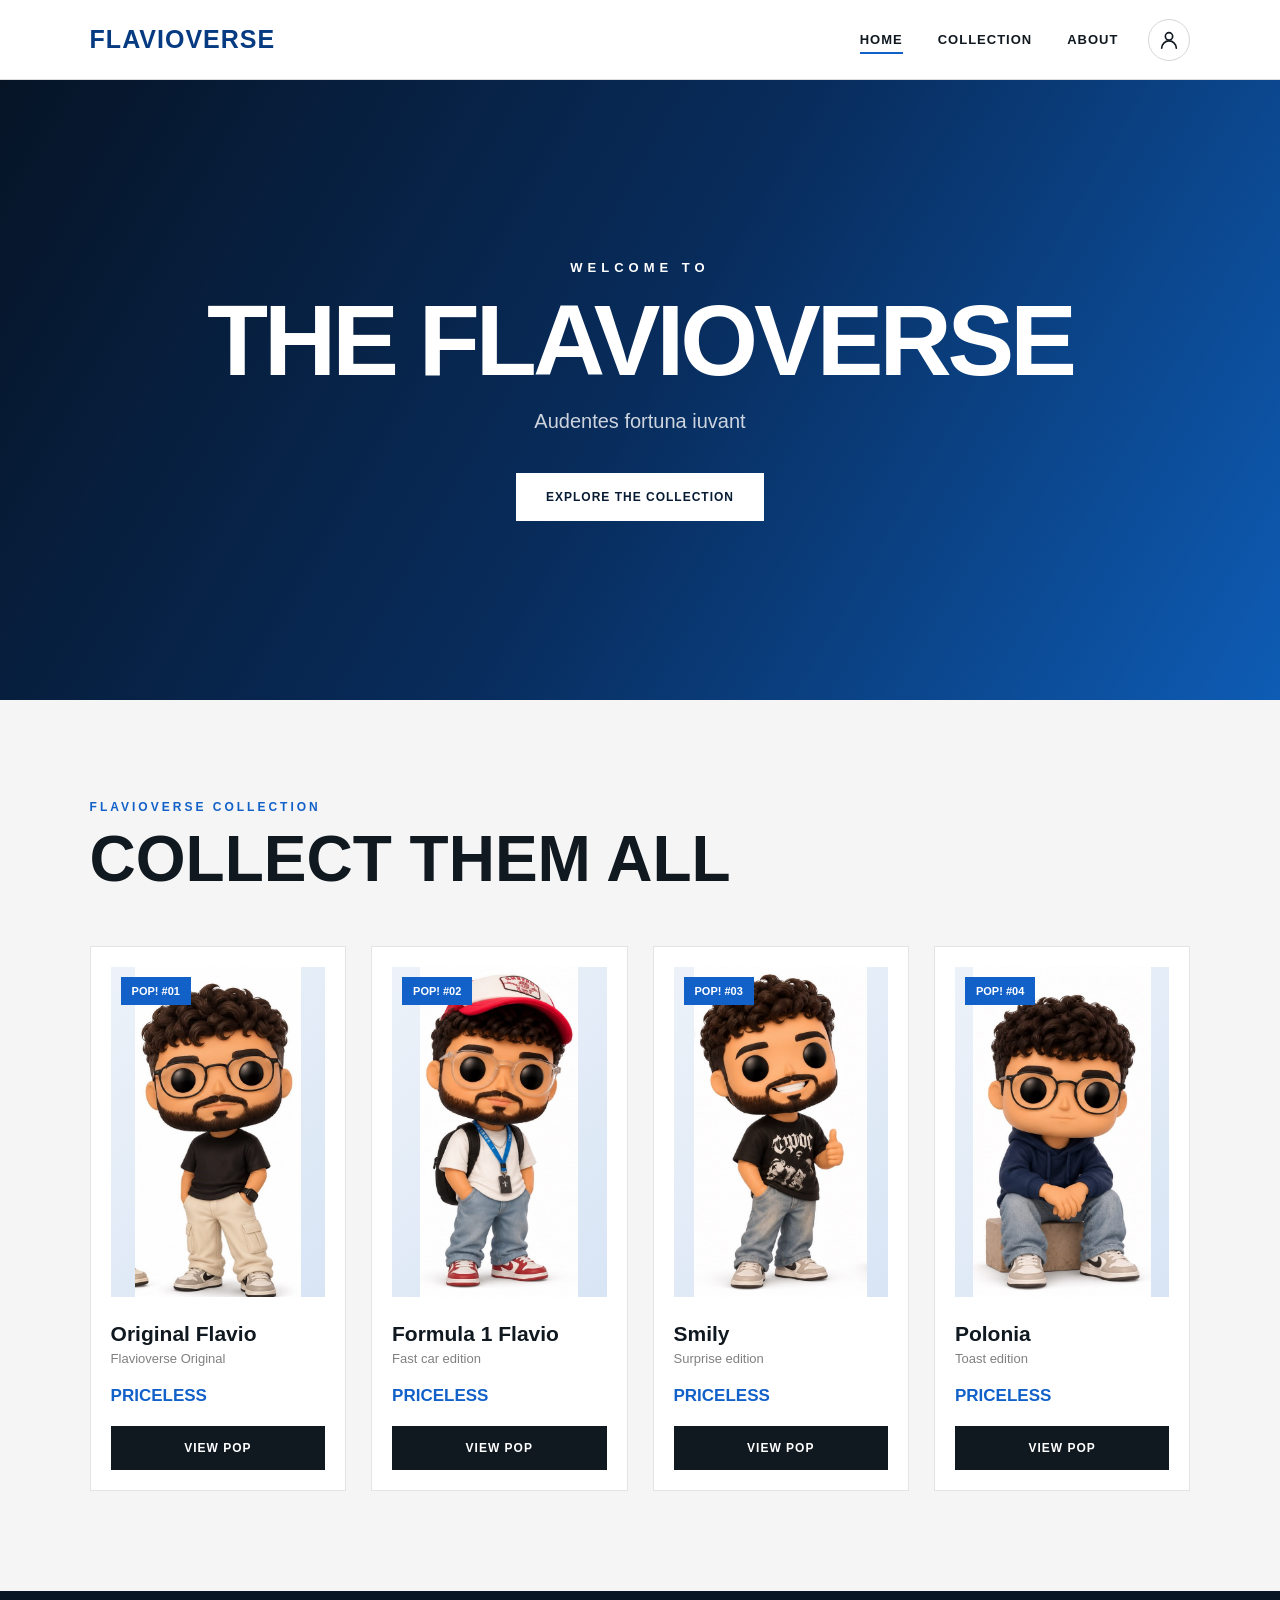
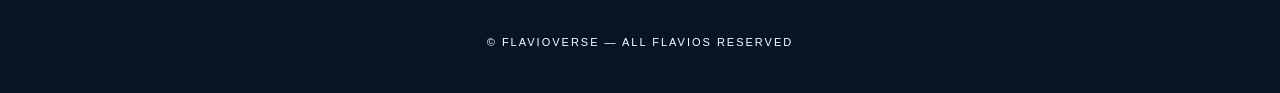
<file: index.html>
<!DOCTYPE html>
<html lang="it">
    <head>
        <meta charset="UTF-8">
         <meta name="viewport" content="width=device-width, initial-scale=1.0">

          <title>Flavioverse</title>
          <link rel="stylesheet" href="style.css">
          <link
    rel="icon"
    type="image/png"
    href="images/logo.png">
    </head>
   
    <body>
        <header>
            <div class="logo">
                FLAVIOVERSE
            </div>
            <div class="header-right">

    <nav>
        <a href="index.html" class="active">Home</a>
        <a href="#collection">Collection</a>
        <a href="#about">About</a>
    </nav>

    <a href="profile.html" class="profile-button" aria-label="Profilo">
         <svg viewBox="0 0 24 24"width="22"height="22" aria-hidden="true">
            <circle cx="12" cy="8" r="4"></circle>
            <path d="M4 21c0-4.4 3.6-8 8-8s8 3.6 8 8"></path>
        </svg>
    </a>
</div>
        </header>
        <main>
           <section class="hero">
            <p class="hero-small">
                WELCOME TO
            </p>
            <h1>
                THE FLAVIOVERSE
            </h1>
            <p class="hero-description">
                Audentes fortuna iuvant
            </p>
            <a href="#collection" class="hero-button">

                EXPLORE THE COLLECTION
            </a>
        </section>
            <section class="collection" id="collection">
                <div class="section-title">
                    <p>FLAVIOVERSE COLLECTION</p>
                    <h2> COLLECT THEM ALL</h2>
                </div>
                <div class="products">
                    <article class="product-card">
                        <div class="pop-number">POP! #01</div>
                        <div class="product-image">
                            <img src="images/original.jpg" alt="Original Flavio Funko Pop">
                        </div>
                        <h3>Original Flavio</h3>
                        <p class="edition">Flavioverse Original</p>
                        <p class="price"> PRICELESS</p>
                        <a href="pop1.html" class="view-button"> VIEW POP</a>
                    </article>
                    <article class="product-card">
                        <div class="pop-number">POP! #02</div>
                        <div class="product-image">
                            <img src="images/formula 1.jpg" alt="Formula 1 Flavio Funko Pop">
                        </div>
                        <h3>Formula 1 Flavio</h3>
                        <p class="edition">Fast car edition</p>
                        <p class="price"> PRICELESS</p>
                        <a href="pop2.html" class="view-button"> VIEW POP</a>
                    </article>
                    <article class="product-card">
                        <div class="pop-number">POP! #03</div>
                        <div class="product-image">
                            <img src="images/smily.jpg" alt="Smily Funko Pop">
                        </div>
                        <h3>Smily</h3>
                        <p class="edition">Surprise edition</p>
                        <p class="price"> PRICELESS</p>
                        <a href="pop3.html" class="view-button"> VIEW POP</a>
                    </article>
                    <article class="product-card">
                        <div class="pop-number">POP! #04</div>
                        <div class="product-image">
                            <img src="images/polonia.jpg" alt="Polonia Funko Pop">
                        </div>
                        <h3>Polonia</h3>
                        <p class="edition">Toast edition</p>
                        <p class="price"> PRICELESS</p>
                        <a href="pop4.html" class="view-button"> VIEW POP</a>
                    </article>
                </div>
            </section>
        </main>
        <footer>
            <p>© FLAVIOVERSE — ALL FLAVIOS RESERVED </p>
        </footer>
    </body>
    <button id="backToTop" aria-label="Torna in alto">
    ↑
</button>
    <script src="script.js"></script>
</html>
</file>
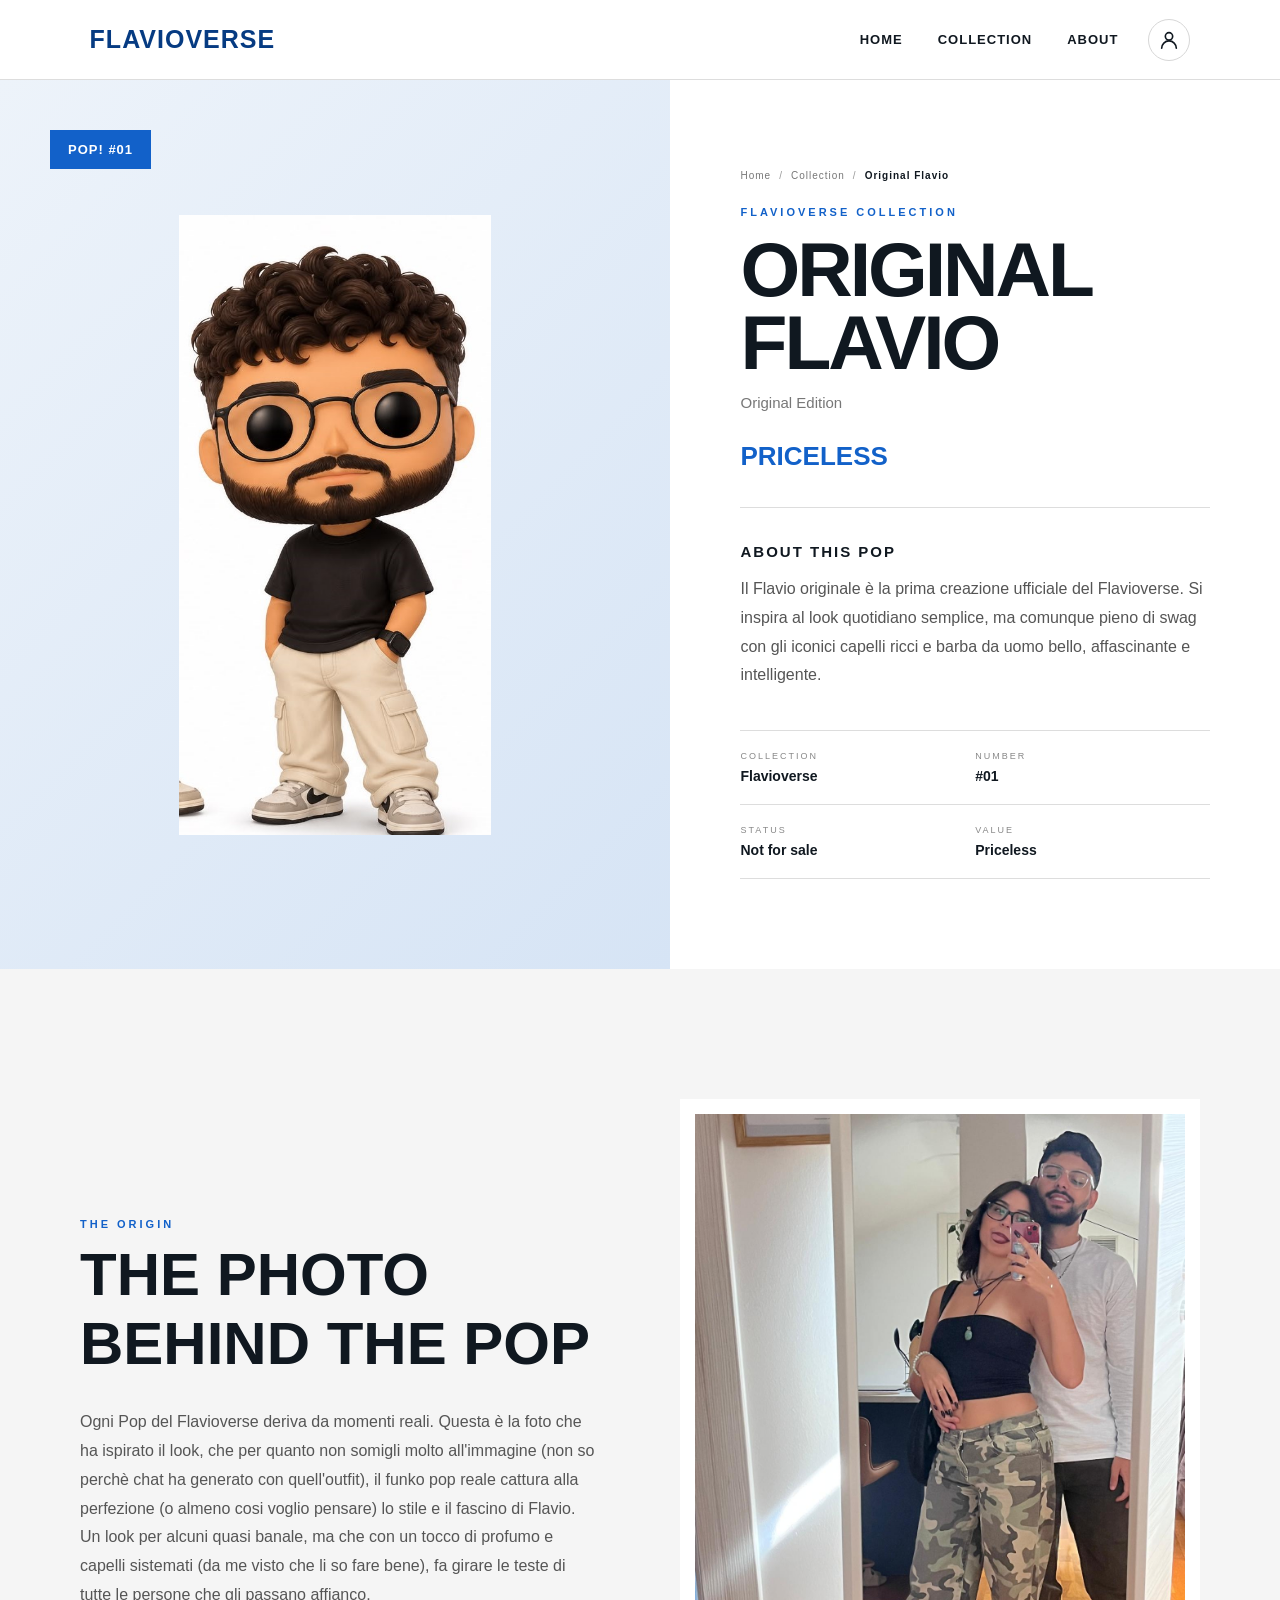
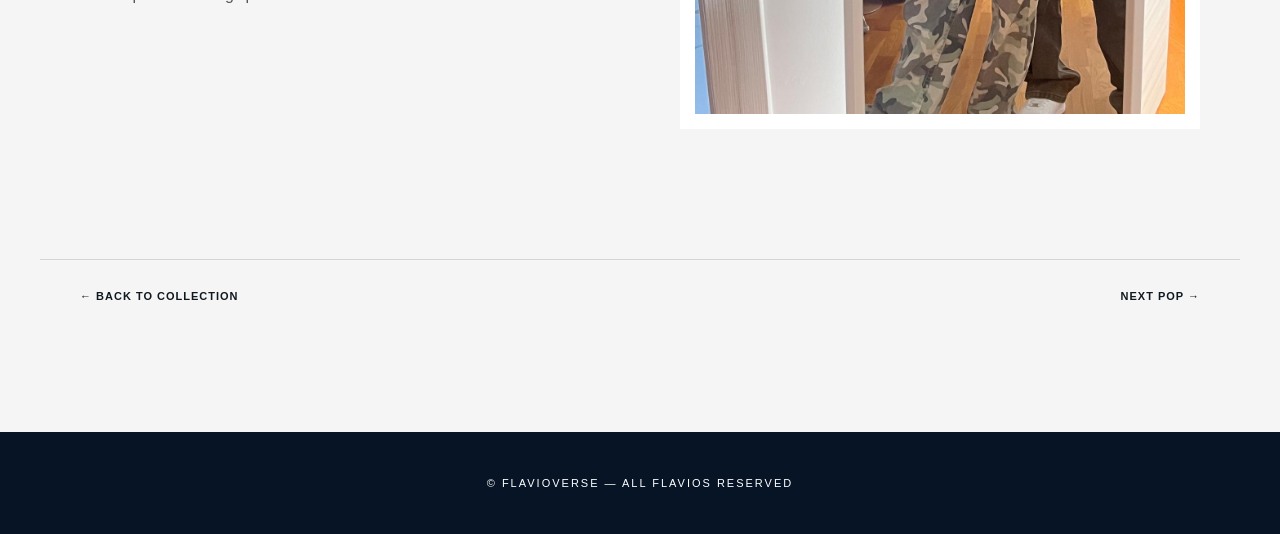
<file: pop1.html>
<!DOCTYPE html>

<html lang="it">

<head>

    <meta charset="UTF-8">

    <meta
        name="viewport"
        content="width=device-width, initial-scale=1.0"
    >

    <title>Original Flavio | Flavioverse</title>

    <link rel="stylesheet" href="style.css">
 <link
    rel="icon"
    type="image/png"
    href="images/logo.png">
</head>

<body>



<header>

    <a href="index.html" class="logo">
        FLAVIOVERSE
    </a>

    <div class="header-right">

        <nav>

            <a href="index.html">
                Home
            </a>

            <a href="index.html#collection">
                Collection
            </a>

            <a href="index.html">
                About
            </a>

        </nav>


        <a
            href="profile.html"
            class="profile-button"
            aria-label="Profilo"
        >

            <svg
                viewBox="0 0 24 24"
                width="22"
                height="22"
            >

                <circle
                    cx="12"
                    cy="8"
                    r="4"
                ></circle>

                <path
                    d="M4 21c0-4.4 3.6-8 8-8s8 3.6 8 8"
                ></path>

            </svg>

        </a>

    </div>

</header>



<main class="pop-page">


    <section class="pop-product">


        <div class="pop-image-side">

            <div class="pop-number-big">
                POP! #01
            </div>


            <img
                src="images/original.jpg"
                alt="Formula 1 Flavio Funko Pop"
                class="pop-main-image"
            >

        </div>



        <div class="pop-info-side">
            <div class="breadcrumbs">

              <a href="index.html"> Home </a>

          <span>/</span>

    <a href="index.html#collection">
        Collection
    </a>

    <span>/</span>

    <strong>
        Original Flavio
    </strong>

</div>


            <p class="pop-collection-label">
                FLAVIOVERSE COLLECTION
            </p>


            <h1>
                ORIGINAL FLAVIO
            </h1>


            <p class="pop-edition">
                Original Edition
            </p>


            <div class="pop-price">
                PRICELESS
            </div>


            <div class="pop-divider"></div>


            <h2>
                ABOUT THIS POP
            </h2>


            <p class="pop-description">

                Il Flavio originale è la prima creazione ufficiale del Flavioverse.
                Si inspira al look quotidiano semplice, ma comunque pieno di swag con gli iconici capelli ricci e 
                barba da uomo bello, affascinante e intelligente. 

            </p>


            <div class="pop-details">


                <div>

                    <span>
                        COLLECTION
                    </span>

                    <strong>
                        Flavioverse
                    </strong>

                </div>


                <div>

                    <span>
                        NUMBER
                    </span>

                    <strong>
                        #01
                    </strong>

                </div>


                <div>

                    <span>
                        STATUS
                    </span>

                    <strong>
                        Not for sale
                    </strong>

                </div>


                <div>

                    <span>
                        VALUE
                    </span>

                    <strong>
                        Priceless
                    </strong>

                </div>


            </div>

        </div>

    </section>



    <section class="origin-section">


        <div class="origin-text">

            <p class="profile-section-small">
                THE ORIGIN
            </p>


            <h2>
                THE PHOTO BEHIND THE POP
            </h2>


            <p>

                Ogni Pop del Flavioverse deriva da momenti reali.

                Questa è la foto che ha ispirato il look, che per quanto non somigli molto all'immagine (non so perchè chat ha generato con quell'outfit), il funko pop
                reale cattura alla perfezione (o almeno cosi voglio pensare) lo stile e il fascino di Flavio. Un look per alcuni quasi banale, ma che con un tocco di 
                profumo e capelli sistemati (da me visto che li so fare bene), fa girare le teste di tutte le persone che gli passano affianco.

            </p>

        </div>



        <div class="origin-image-wrapper">

            <img
                src="images/original 2.jpg"
                alt="Original photo that inspired the Funko Pop"
                class="origin-image"
            >

        </div>


    </section>



    <section class="pop-navigation">


        <a
            href="index.html#collection"
            class="back-collection"
        >
            ← BACK TO COLLECTION
        </a>


        <a
            href="pop2.html"
            class="next-pop"
        >
            NEXT POP →
        </a>


    </section>


</main>



<footer>

    <p>
        © FLAVIOVERSE — ALL FLAVIOS RESERVED
    </p>

</footer>
<button id="backToTop" aria-label="Torna in alto">
    ↑
</button>


<script src="script.js"></script>


</body>

</html>
</file>
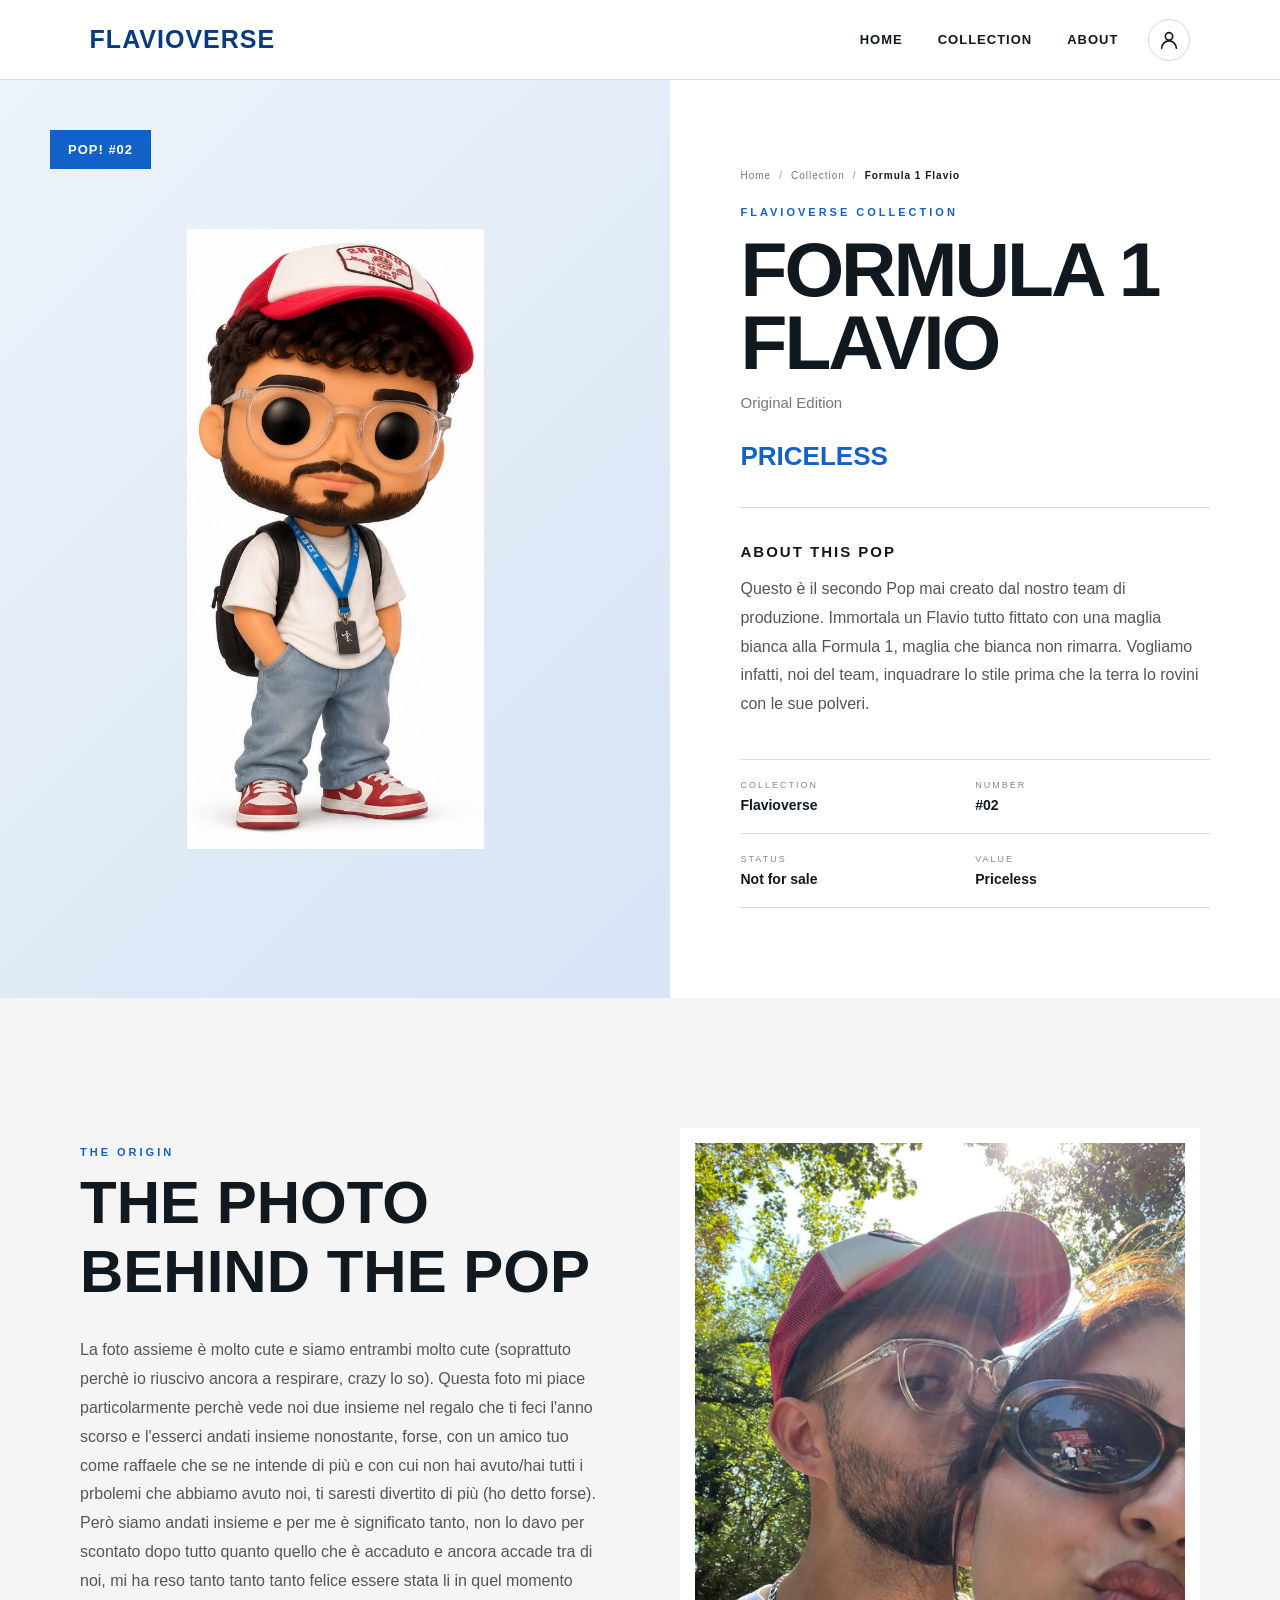
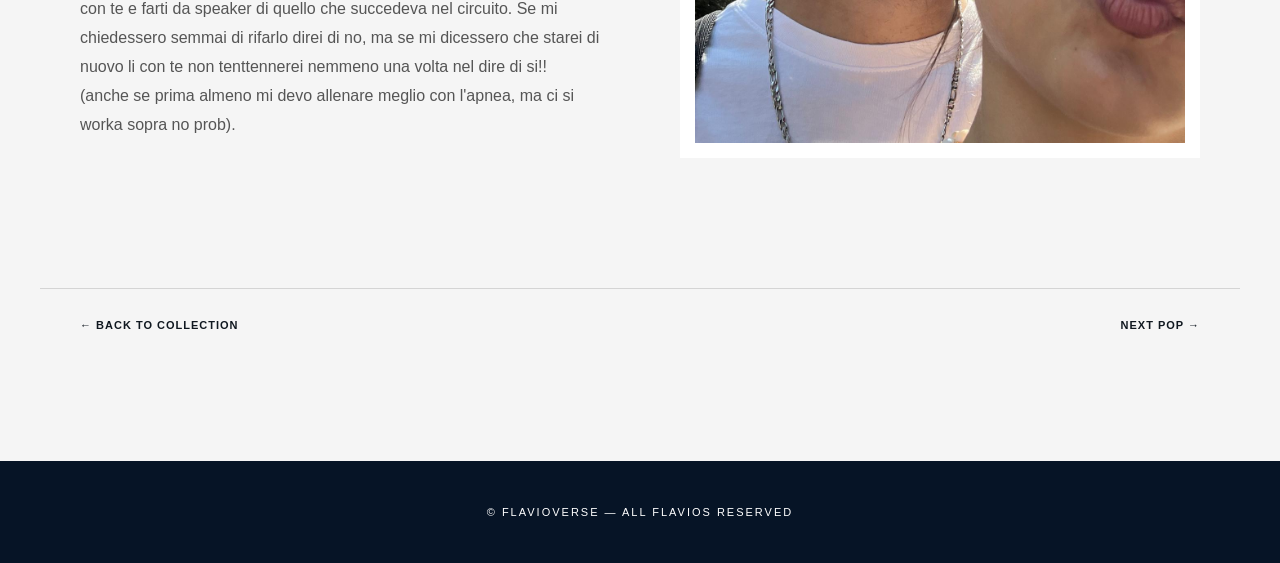
<file: pop2.html>
<!DOCTYPE html>

<html lang="it">

<head>

    <meta charset="UTF-8">

    <meta
        name="viewport"
        content="width=device-width, initial-scale=1.0"
    >

    <title>Formula 1| Flavioverse</title>

    <link rel="stylesheet" href="style.css">
 <link
    rel="icon"
    type="image/png"
    href="images/logo.png">
</head>

<body>



<header>

    <a href="index.html" class="logo">
        FLAVIOVERSE
    </a>

    <div class="header-right">

        <nav>

            <a href="index.html">
                Home
            </a>

            <a href="index.html#collection">
                Collection
            </a>

            <a href="index.html">
                About
            </a>

        </nav>


        <a
            href="profile.html"
            class="profile-button"
            aria-label="Profilo"
        >

            <svg
                viewBox="0 0 24 24"
                width="22"
                height="22"
            >

                <circle
                    cx="12"
                    cy="8"
                    r="4"
                ></circle>

                <path
                    d="M4 21c0-4.4 3.6-8 8-8s8 3.6 8 8"
                ></path>

            </svg>

        </a>

    </div>

</header>



<main class="pop-page">


    <section class="pop-product">


        <div class="pop-image-side">

            <div class="pop-number-big">
                POP! #02
            </div>


            <img
                src="images/formula 1.jpg"
                alt="Formula 1 Flavio Funko Pop"
                class="pop-main-image"
            >

        </div>



        <div class="pop-info-side">
<div class="breadcrumbs">

    <a href="index.html">
        Home
    </a>

    <span>/</span>

    <a href="index.html#collection">
        Collection
    </a>

    <span>/</span>

    <strong>
        Formula 1 Flavio
    </strong>

</div>

            <p class="pop-collection-label">
                FLAVIOVERSE COLLECTION
            </p>


            <h1>
                FORMULA 1 FLAVIO
            </h1>


            <p class="pop-edition">
                Original Edition
            </p>


            <div class="pop-price">
                PRICELESS
            </div>


            <div class="pop-divider"></div>


            <h2>
                ABOUT THIS POP
            </h2>


            <p class="pop-description">

                Questo è il secondo Pop mai creato dal nostro team di produzione. Immortala un Flavio tutto fittato
                con una maglia bianca alla Formula 1, maglia che bianca non rimarra. Vogliamo infatti, noi del team, inquadrare lo stile prima che 
                la terra lo rovini con le sue polveri.
            </p>


            <div class="pop-details">


                <div>

                    <span>
                        COLLECTION
                    </span>

                    <strong>
                        Flavioverse
                    </strong>

                </div>


                <div>

                    <span>
                        NUMBER
                    </span>

                    <strong>
                        #02
                    </strong>

                </div>


                <div>

                    <span>
                        STATUS
                    </span>

                    <strong>
                        Not for sale
                    </strong>

                </div>


                <div>

                    <span>
                        VALUE
                    </span>

                    <strong>
                        Priceless
                    </strong>

                </div>


            </div>

        </div>

    </section>



    <section class="origin-section">


        <div class="origin-text">

            <p class="profile-section-small">
                THE ORIGIN
            </p>


            <h2>
                THE PHOTO BEHIND THE POP
            </h2>


            <p>

                La foto assieme è molto cute e siamo entrambi molto cute (soprattuto perchè io riuscivo ancora a respirare, crazy lo so). Questa foto mi piace 
                particolarmente perchè vede noi due insieme nel regalo che ti feci l'anno scorso e l'esserci andati insieme nonostante, forse, con un amico tuo come raffaele che se ne intende di più e con cui non hai avuto/hai tutti i prbolemi
                che abbiamo avuto noi, ti saresti divertito di più (ho detto forse). Però siamo andati insieme e per me è significato tanto, non lo davo per scontato 
                dopo tutto quanto quello che è accaduto e ancora accade tra di noi, mi ha reso tanto tanto tanto felice essere stata li in quel momento con te e farti da speaker di quello che succedeva nel circuito. 
                Se mi chiedessero semmai di rifarlo direi di no, ma se mi dicessero che starei di nuovo li con te non tenttennerei nemmeno una volta nel dire di si!! 
                (anche se prima almeno mi devo allenare meglio con l'apnea, ma ci si worka sopra no prob).

            </p>

        </div>



        <div class="origin-image-wrapper">

            <img
                src="images/formula 1 2.jpg"
                alt="Original photo that inspired the Funko Pop"
                class="origin-image"
            >

        </div>


    </section>



    <section class="pop-navigation">


        <a
            href="index.html#collection"
            class="back-collection"
        >
            ← BACK TO COLLECTION
        </a>


        <a
            href="pop3.html"
            class="next-pop"
        >
            NEXT POP →
        </a>


    </section>


</main>



<footer>

    <p>
        © FLAVIOVERSE — ALL FLAVIOS RESERVED
    </p>

</footer>

<button id="backToTop" aria-label="Torna in alto">
    ↑
</button>

<script src="script.js"></script>


</body>

</html>
</file>
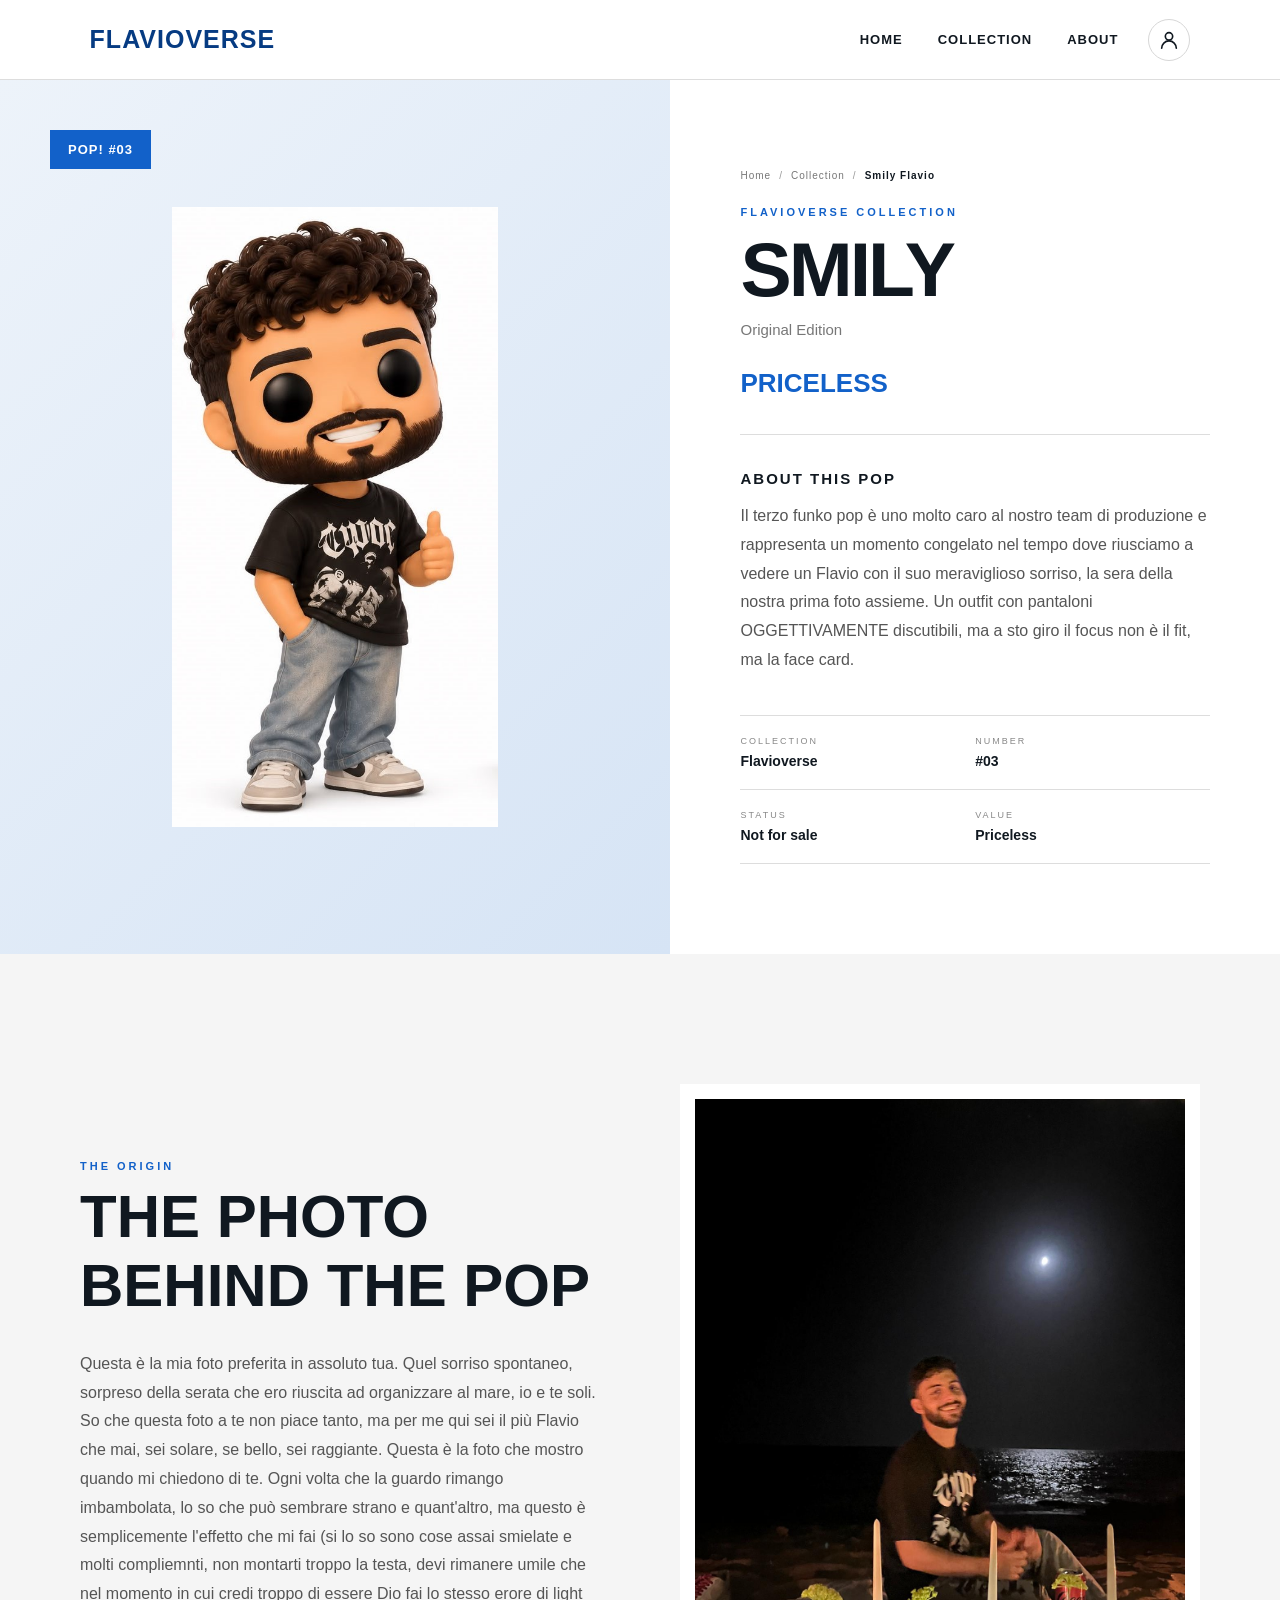
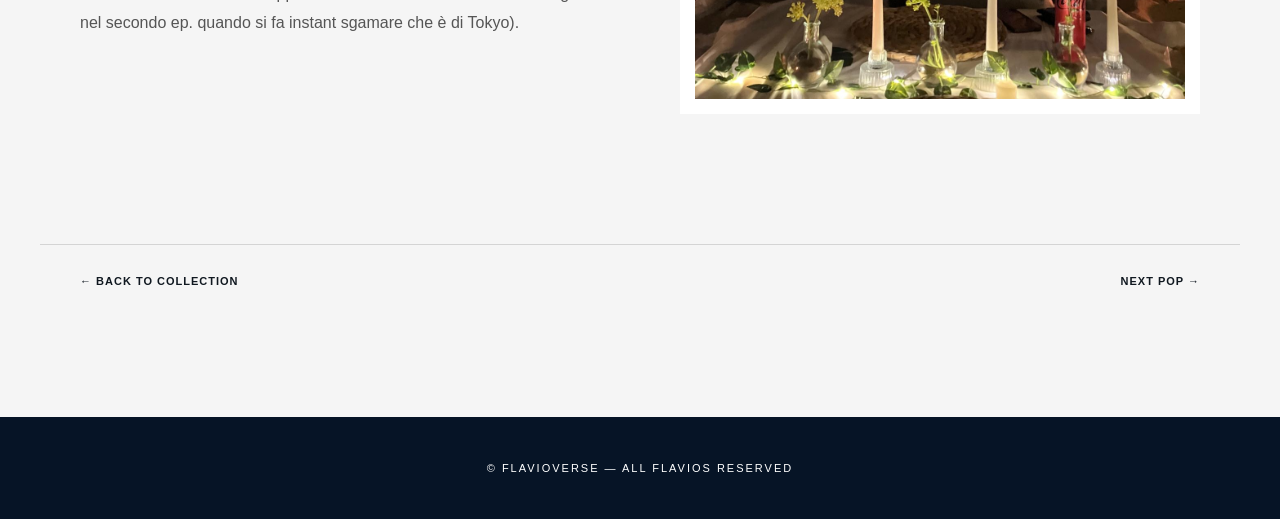
<file: pop3.html>
<!DOCTYPE html>

<html lang="it">

<head>

    <meta charset="UTF-8">

    <meta
        name="viewport"
        content="width=device-width, initial-scale=1.0"
    >

    <title>Smily | Flavioverse</title>

    <link rel="stylesheet" href="style.css">
 <link
    rel="icon"
    type="image/png"
    href="images/logo.png">
</head>

<body>



<header>

    <a href="index.html" class="logo">
        FLAVIOVERSE
    </a>

    <div class="header-right">

        <nav>

            <a href="index.html">
                Home
            </a>

            <a href="index.html#collection">
                Collection
            </a>

            <a href="index.html">
                About
            </a>

        </nav>


        <a
            href="profile.html"
            class="profile-button"
            aria-label="Profilo"
        >

            <svg
                viewBox="0 0 24 24"
                width="22"
                height="22"
            >

                <circle
                    cx="12"
                    cy="8"
                    r="4"
                ></circle>

                <path
                    d="M4 21c0-4.4 3.6-8 8-8s8 3.6 8 8"
                ></path>

            </svg>

        </a>

    </div>

</header>



<main class="pop-page">


    <section class="pop-product">


        <div class="pop-image-side">

            <div class="pop-number-big">
                POP! #03
            </div>


            <img
                src="images/smily.jpg"
                alt="Smily Flavio Funko Pop"
                class="pop-main-image"
            >

        </div>



        <div class="pop-info-side">
<div class="breadcrumbs">

    <a href="index.html">
        Home
    </a>

    <span>/</span>

    <a href="index.html#collection">
        Collection
    </a>

    <span>/</span>

    <strong>
        Smily Flavio
    </strong>

</div>

            <p class="pop-collection-label">
                FLAVIOVERSE COLLECTION
            </p>


            <h1>
                SMILY
            </h1>


            <p class="pop-edition">
                Original Edition
            </p>


            <div class="pop-price">
                PRICELESS
            </div>


            <div class="pop-divider"></div>


            <h2>
                ABOUT THIS POP
            </h2>


            <p class="pop-description">

                Il terzo funko pop è uno molto caro al nostro team di produzione e rappresenta un momento 
                congelato nel tempo dove riusciamo a vedere un Flavio con il suo meraviglioso sorriso, la sera della nostra prima foto assieme.
                Un outfit con pantaloni OGGETTIVAMENTE discutibili, ma a sto giro il focus non è il fit, ma la face card.

            </p>


            <div class="pop-details">


                <div>

                    <span>
                        COLLECTION
                    </span>

                    <strong>
                        Flavioverse
                    </strong>

                </div>


                <div>

                    <span>
                        NUMBER
                    </span>

                    <strong>
                        #03
                    </strong>

                </div>


                <div>

                    <span>
                        STATUS
                    </span>

                    <strong>
                        Not for sale
                    </strong>

                </div>


                <div>

                    <span>
                        VALUE
                    </span>

                    <strong>
                        Priceless
                    </strong>

                </div>


            </div>

        </div>

    </section>



    <section class="origin-section">


        <div class="origin-text">

            <p class="profile-section-small">
                THE ORIGIN
            </p>


            <h2>
                THE PHOTO BEHIND THE POP
            </h2>


            <p>

                Questa è la mia foto preferita in assoluto tua. Quel sorriso spontaneo, sorpreso della serata che ero riuscita ad organizzare
                al mare, io e te soli. So che questa foto a te non piace tanto, ma per me qui sei il più Flavio che mai, sei solare, se bello, sei raggiante. 
                Questa è la foto che mostro quando mi chiedono di te. Ogni volta che la guardo rimango imbambolata, lo so che può sembrare strano e quant'altro, ma questo è semplicemente
                l'effetto che mi fai (si lo so sono cose assai smielate e  molti compliemnti, non montarti troppo la testa,
                devi rimanere umile che nel momento in cui credi troppo di essere Dio fai lo stesso erore di light nel secondo ep. quando si fa instant sgamare che è di Tokyo).

            </p>

        </div>



        <div class="origin-image-wrapper">

            <img
                src="images/smily 2.jpg"
                alt="Original photo that inspired the Funko Pop"
                class="origin-image"
            >

        </div>


    </section>



    <section class="pop-navigation">


        <a
            href="index.html#collection"
            class="back-collection"
        >
            ← BACK TO COLLECTION
        </a>


        <a
            href="pop4.html"
            class="next-pop"
        >
            NEXT POP →
        </a>


    </section>


</main>



<footer>

    <p>
        © FLAVIOVERSE — ALL FLAVIOS RESERVED
    </p>

</footer>

<button id="backToTop" aria-label="Torna in alto">
    ↑
</button>

<script src="script.js"></script>


</body>

</html>
</file>
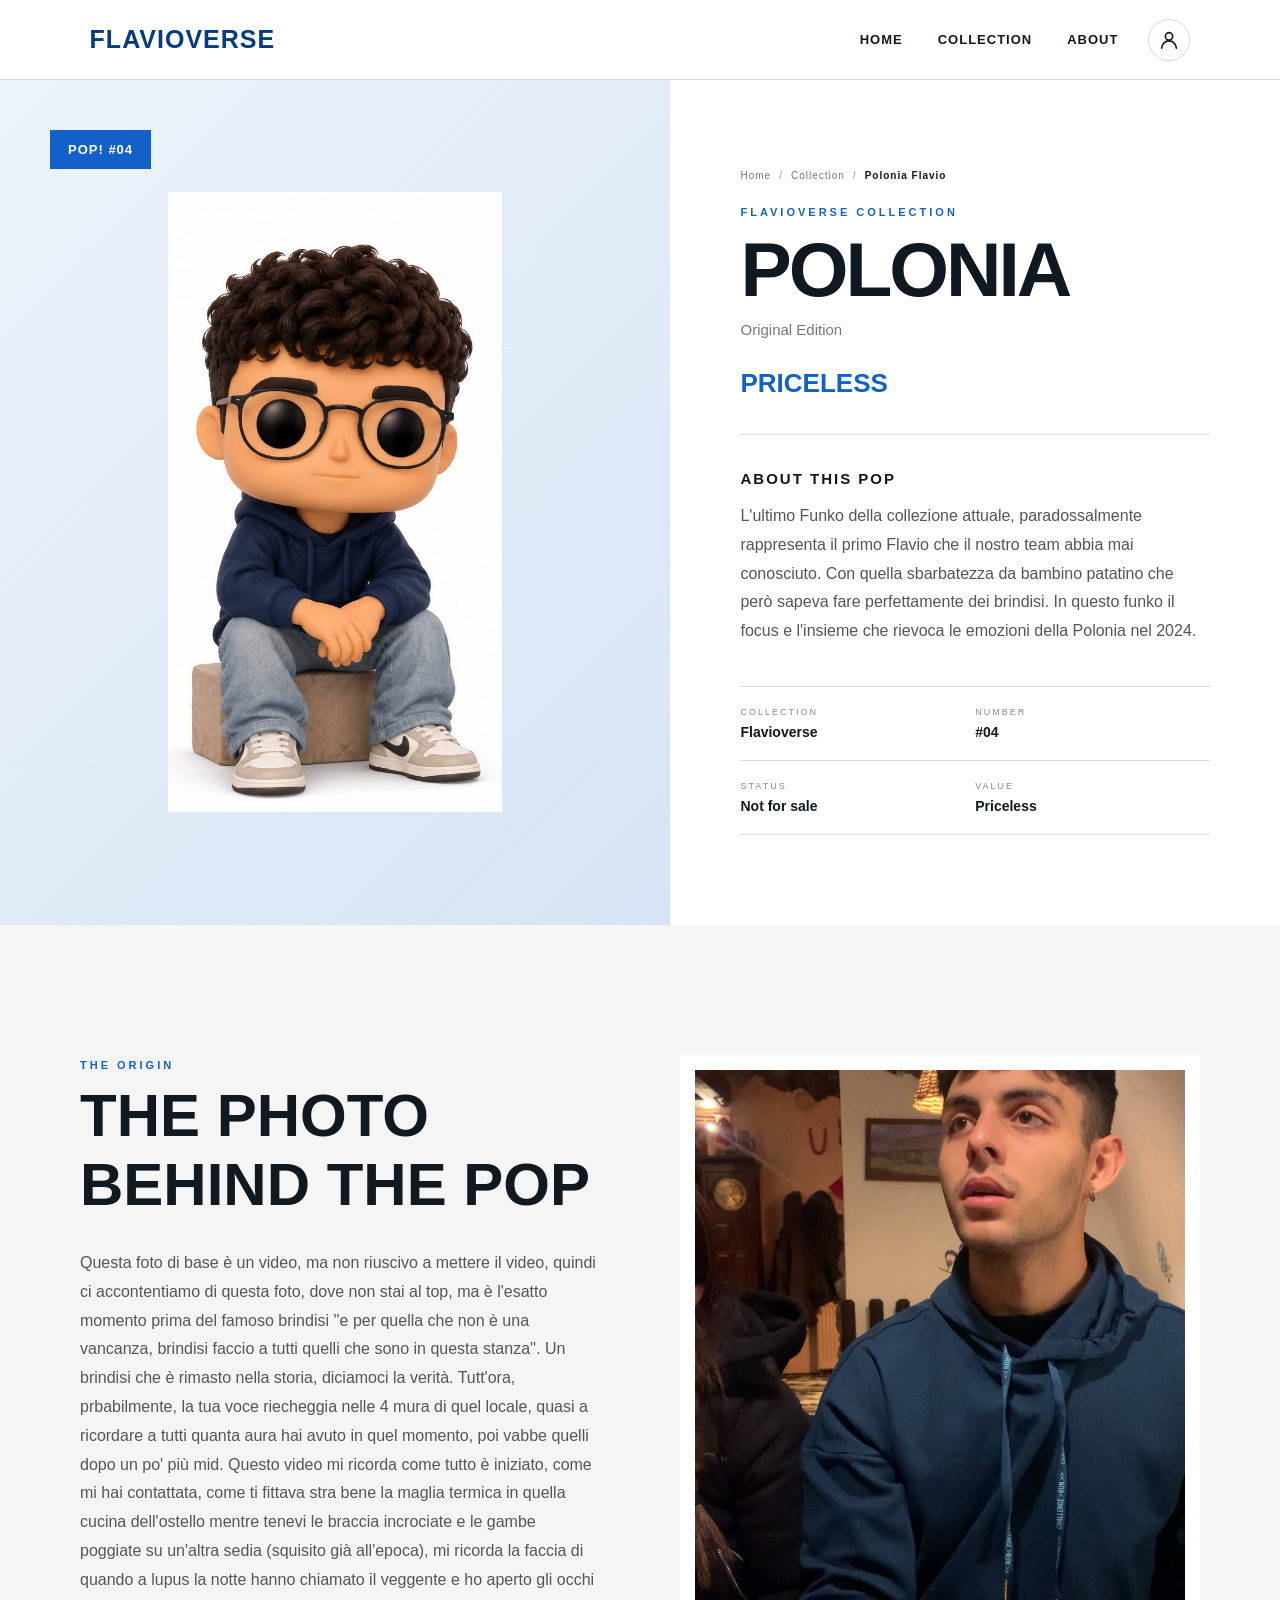
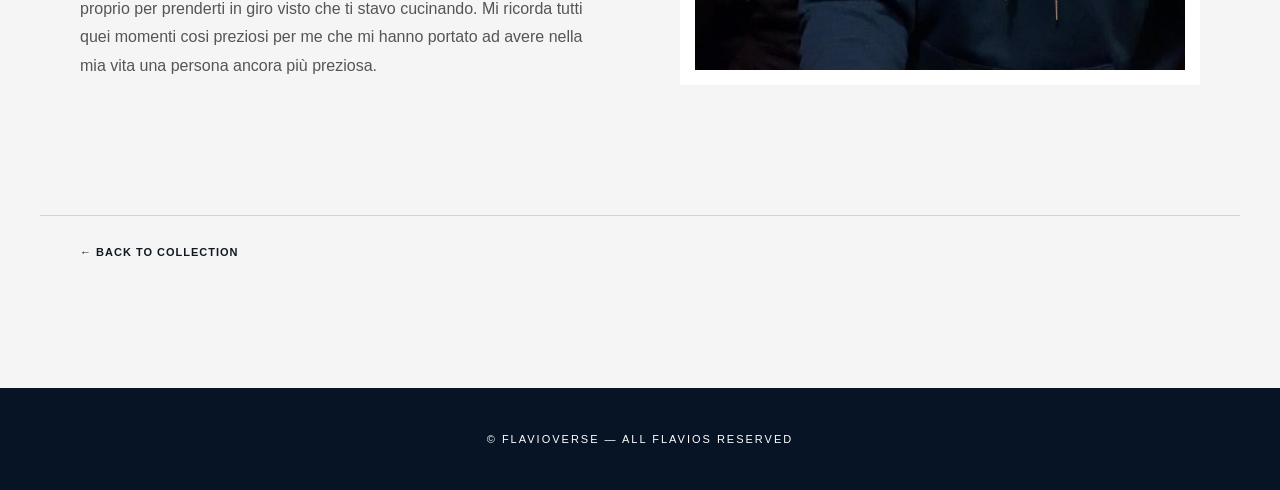
<file: pop4.html>
<!DOCTYPE html>

<html lang="it">

<head>

    <meta charset="UTF-8">

    <meta
        name="viewport"
        content="width=device-width, initial-scale=1.0"
    >

    <title>Smily | Flavioverse</title>

    <link rel="stylesheet" href="style.css">
 <link
    rel="icon"
    type="image/png"
    href="images/logo.png">
</head>

<body>



<header>

    <a href="index.html" class="logo">
        FLAVIOVERSE
    </a>

    <div class="header-right">

        <nav>

            <a href="index.html">
                Home
            </a>

            <a href="index.html#collection">
                Collection
            </a>

            <a href="index.html">
                About
            </a>

        </nav>


        <a
            href="profile.html"
            class="profile-button"
            aria-label="Profilo"
        >

            <svg
                viewBox="0 0 24 24"
                width="22"
                height="22"
            >

                <circle
                    cx="12"
                    cy="8"
                    r="4"
                ></circle>

                <path
                    d="M4 21c0-4.4 3.6-8 8-8s8 3.6 8 8"
                ></path>

            </svg>

        </a>

    </div>

</header>



<main class="pop-page">


    <section class="pop-product">


        <div class="pop-image-side">

            <div class="pop-number-big">
                POP! #04
            </div>


            <img
                src="images/polonia.jpg"
                alt="polonia Flavio Funko Pop"
                class="pop-main-image"
            >

        </div>



        <div class="pop-info-side">
<div class="breadcrumbs">

    <a href="index.html">
        Home
    </a>

    <span>/</span>

    <a href="index.html#collection">
        Collection
    </a>

    <span>/</span>

    <strong>
        Polonia Flavio
    </strong>

</div>

            <p class="pop-collection-label">
                FLAVIOVERSE COLLECTION
            </p>


            <h1>
                POLONIA
            </h1>


            <p class="pop-edition">
                Original Edition
            </p>


            <div class="pop-price">
                PRICELESS
            </div>


            <div class="pop-divider"></div>


            <h2>
                ABOUT THIS POP
            </h2>


            <p class="pop-description">
                L'ultimo Funko della collezione attuale, paradossalmente rappresenta il primo Flavio che il nostro team 
                abbia mai conosciuto. Con quella sbarbatezza da bambino patatino che però sapeva fare perfettamente dei brindisi. In questo funko il focus 
                e l'insieme che rievoca le emozioni della Polonia nel 2024.
            </p>


            <div class="pop-details">


                <div>

                    <span>
                        COLLECTION
                    </span>

                    <strong>
                        Flavioverse
                    </strong>

                </div>


                <div>

                    <span>
                        NUMBER
                    </span>

                    <strong>
                        #04
                    </strong>

                </div>


                <div>

                    <span>
                        STATUS
                    </span>

                    <strong>
                        Not for sale
                    </strong>

                </div>


                <div>

                    <span>
                        VALUE
                    </span>

                    <strong>
                        Priceless
                    </strong>

                </div>


            </div>

        </div>

    </section>



    <section class="origin-section">


        <div class="origin-text">

            <p class="profile-section-small">
                THE ORIGIN
            </p>


            <h2>
                THE PHOTO BEHIND THE POP
            </h2>


            <p>

                Questa foto di base è un video, ma non riuscivo a mettere il video, quindi ci accontentiamo di questa foto, dove non stai al top, ma è l'esatto momento
                prima del famoso brindisi ''e per quella che non è una vancanza, brindisi faccio a tutti quelli che sono in questa stanza''. Un brindisi che è rimasto nella storia, 
                diciamoci la verità. Tutt'ora, prbabilmente, la tua voce riecheggia nelle 4 mura di quel locale, quasi a ricordare a tutti quanta aura hai avuto in quel momento, 
                poi vabbe quelli dopo un po' più mid. Questo video mi ricorda come tutto è iniziato, come mi hai contattata, come ti fittava stra bene la maglia termica in quella cucina 
                dell'ostello mentre tenevi le braccia incrociate e le gambe poggiate su un'altra sedia (squisito già all'epoca), mi ricorda la faccia di quando a lupus 
                la notte hanno chiamato il veggente e ho aperto gli occhi proprio per prenderti in giro visto che ti stavo cucinando. Mi ricorda tutti quei momenti cosi preziosi per me che 
                mi hanno portato ad avere nella mia vita una persona ancora più preziosa.

            </p>

        </div>



        <div class="origin-image-wrapper">

            <img
                src="images/polonia 2.jpg"
                alt="Original photo that inspired the Funko Pop"
                class="origin-image"
            >

        </div>


    </section>



    <section class="pop-navigation">


        <a
            href="index.html#collection"
            class="back-collection"
        >
            ← BACK TO COLLECTION
        </a>

    </section>


</main>



<footer>

    <p>
        © FLAVIOVERSE — ALL FLAVIOS RESERVED
    </p>

</footer>


<button id="backToTop" aria-label="Torna in alto">
    ↑
</button>
<script src="script.js"></script>


</body>

</html>
</file>
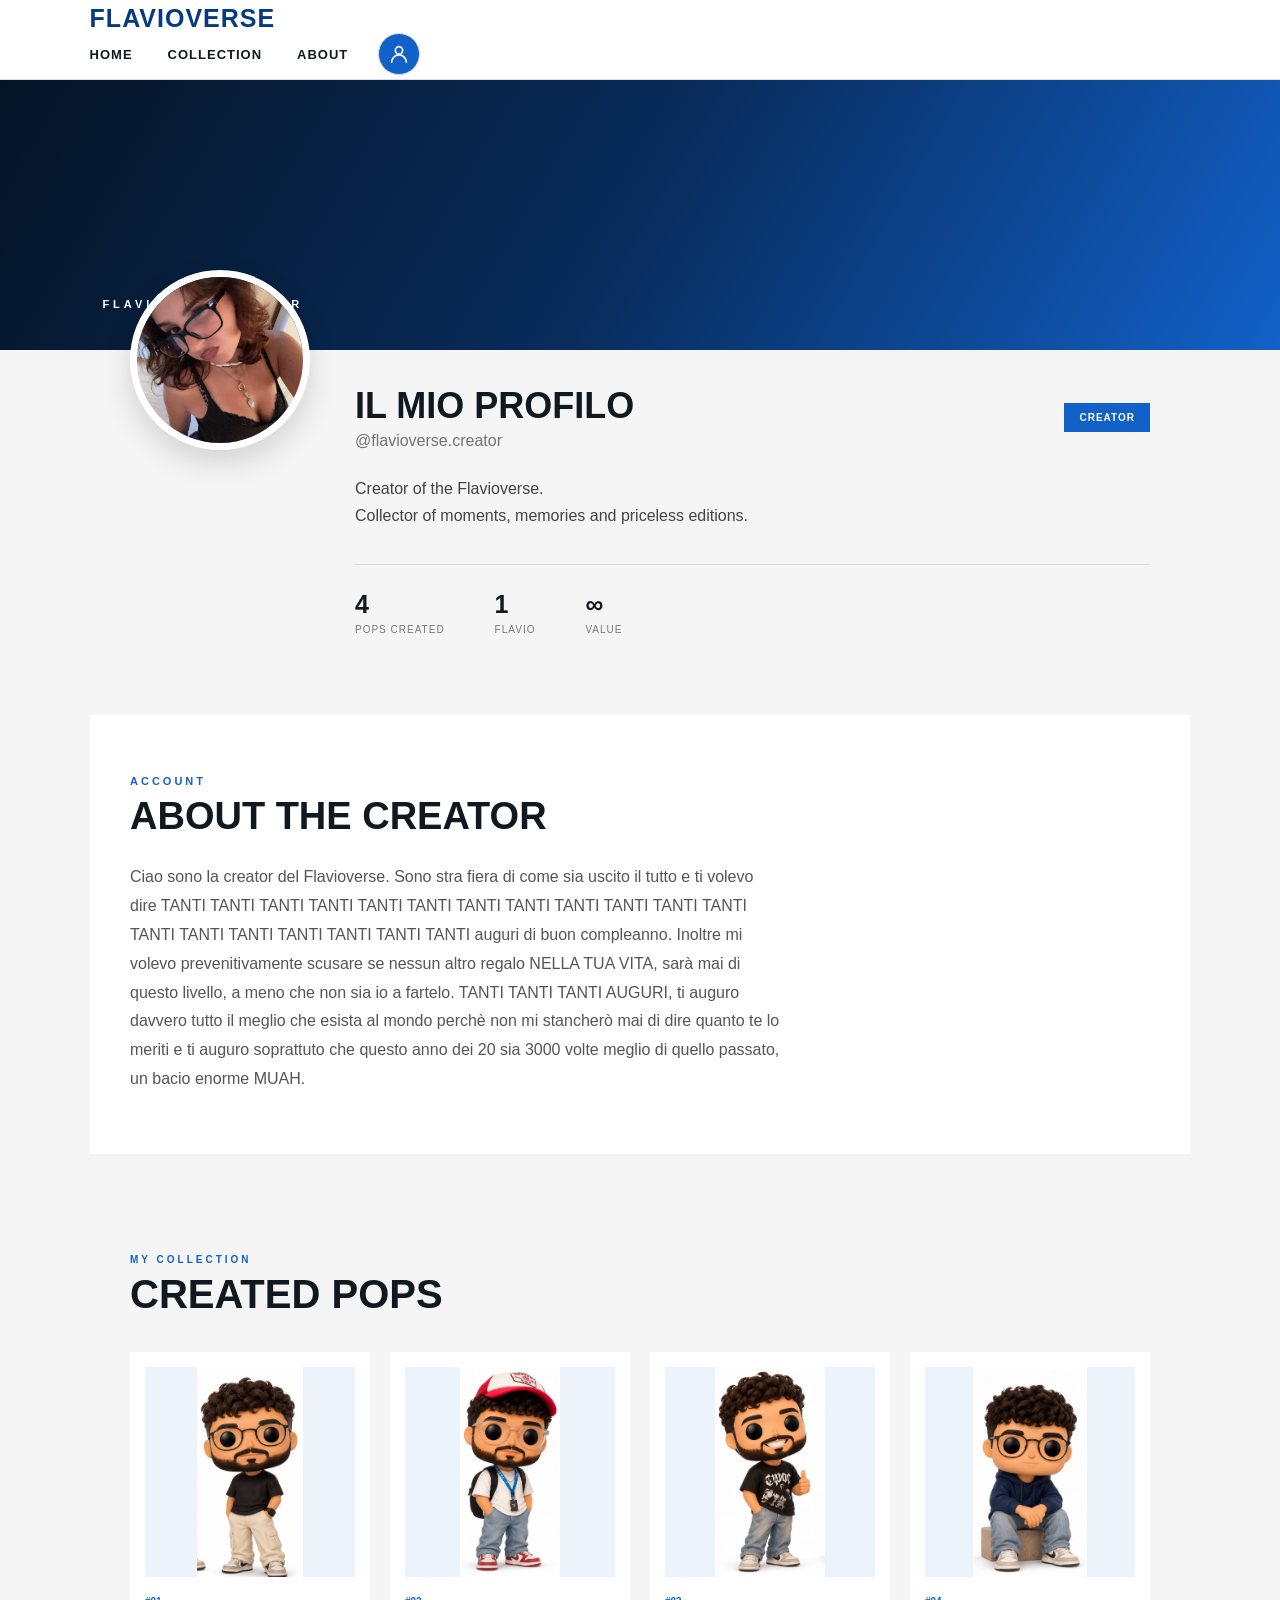
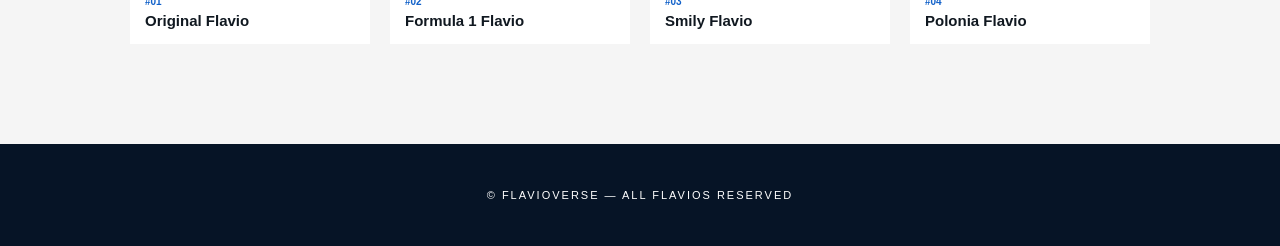
<file: profile.html>
<!DOCTYPE html>

<html lang="it">

<head>

    <meta charset="UTF-8">

    <meta
        name="viewport"
        content="width=device-width, initial-scale=1.0"
    >

    <title>Profile | Flavioverse</title>

    <link
        rel="stylesheet"
        href="style.css"
    >
     <link
    rel="icon"
    type="image/png"
    href="images/logo.png">
</head>
<body>
<header>
    <ahref="index.html" class="logo">FLAVIOVERSE</a>
    <div class="header-right">

        <nav>

            <a href="index.html">
                Home
            </a>

            <a href="index.html">
                Collection
            </a>

            <a href="index.html">
                About
            </a>

        </nav>


        <a
            href="profile.html"
            class="profile-button active-profile"
            aria-label="Profilo"
        >

            <svg
                viewBox="0 0 24 24"
                width="22"
                height="22"
            >

                <circle
                    cx="12"
                    cy="8"
                    r="4"
                ></circle>

                <path
                    d="M4 21c0-4.4 3.6-8 8-8s8 3.6 8 8"
                ></path>
            </svg>
        </a>
    </div>
</header>
<main class="profile-page">
    <section class="profile-cover">
        <p class="profile-label">
            FLAVIOVERSE MEMBER
        </p>
    </section>
    <section class="profile-container">
        <div class="profile-picture-wrapper">
            <img
                src="images/io.jpg"
                alt="Foto profilo"
                class="profile-picture"
            >
        </div>
        <div class="profile-information">
            <div class="profile-name-row">
                <div>
                    <h1> IL MIO PROFILO </h1>
                    <p class="username"> @flavioverse.creator </p>
                </div>
                <span class="creator-badge">
                    CREATOR
                </span>
            </div>
            <p class="profile-bio">
                Creator of the Flavioverse.
                <br>
                Collector of moments,
                memories and priceless editions.
            </p>

            <div class="profile-stats">
                <div class="profile-stat">
                    <strong>
                        4
                    </strong>
                    <span>
                        POPS CREATED
                    </span>
                </div>
                <div class="profile-stat">
                    <strong> 1</strong>
                    <span>FLAVIO</span>
                </div>
                <div class="profile-stat">
                    <strong> ∞ </strong>
                    <span> VALUE </span>
                </div>
            </div>
        </div>
    </section>
    <section class="profile-section">
        <p class="profile-section-small"> ACCOUNT </p>
        <h2> ABOUT THE CREATOR </h2>
        <p class="profile-about-text">
            Ciao sono la creator del Flavioverse. Sono stra fiera di come sia uscito il tutto e ti volevo dire TANTI TANTI TANTI TANTI TANTI TANTI TANTI TANTI TANTI TANTI
            TANTI TANTI TANTI TANTI TANTI TANTI TANTI TANTI TANTI auguri di buon compleanno. Inoltre mi volevo prevenitivamente scusare se nessun altro regalo
            NELLA TUA VITA, sarà mai di questo livello, a meno che non sia io a fartelo. TANTI TANTI TANTI AUGURI, ti auguro davvero tutto il meglio che esista al mondo
            perchè non mi stancherò mai di dire quanto te lo meriti e ti auguro soprattuto che questo anno dei 20 sia 3000 volte meglio di quello passato, un bacio enorme MUAH.
        </p>
    </section>
    <section class="my-collection">
    <div class="my-collection-title">
        <p>
            MY COLLECTION
        </p>
        <h2>
            CREATED POPS
        </h2>
    </div>
    <div class="profile-pop-grid">
        <a
            href="pop1.html"
            class="profile-pop-card"
        >
            <img
                src="images/original.jpg"
                alt="Original Flavio"
            >
            <span>
                #01
            </span>
            <h3>
                Original Flavio
            </h3>
        </a>
        <a
            href="pop2.html"
            class="profile-pop-card"
        >
            <img
                src="images/formula 1.jpg"
                alt="Airport Flavio"
            >
            <span>
                #02
            </span>
            <h3>
                Formula 1 Flavio
            </h3>
        </a>
        <a
            href="pop3.html"
            class="profile-pop-card"
        >
            <img
                src="images/smily.jpg"
                alt="Night Flavio"
            >
            <span>
                #03
            </span>
            <h3>
                Smily Flavio
            </h3>
        </a>
        <a
            href="pop4.html"
            class="profile-pop-card"
        >
            <img
                src="images/polonia.jpg"
                alt="Polonia Flavio"
            >
            <span>
                #04
            </span>
            <h3>
                Polonia Flavio
            </h3>
        </a>
    </div>
</section>
</main>

<footer>
    <p> © FLAVIOVERSE — ALL FLAVIOS RESERVED </p>
</footer>
<button id="backToTop" aria-label="Torna in alto">
    ↑
</button>
<script src="script.js"></script>
</body>
</html>
</file>
<file: style.css>
* {
    margin: 0;
    padding: 0;
    box-sizing: border-box;
}

html {
    scroll-behavior: smooth;
}

body {
    background: #f5f5f5;
    color: #101820;
    font-family: Arial, Helvetica, sans-serif;
}



/* HEADER */

header {

    height: 80px;

    background: white;

    display: flex;

    align-items: center;

    justify-content: space-between;

    padding: 0 7%;

    border-bottom: 1px solid #dddddd;

    position: sticky;

    top: 0;

    z-index: 1000;

}


.logo {

    font-size: 25px;

    font-weight: 900;

    letter-spacing: 1px;

    color: #063b82;

}


nav {

    display: flex;

    gap: 35px;

}


nav a {

    color: #101820;

    text-decoration: none;

    text-transform: uppercase;

    font-size: 13px;

    font-weight: bold;

    letter-spacing: 1px;

}


nav a:hover {

    color: #1261c9;

}



/* HERO */

.hero {

    min-height: 620px;

    background:

        linear-gradient(
            120deg,
            #061426,
            #082c5c,
            #0e5cb5
        );

    color: white;

    display: flex;

    flex-direction: column;

    justify-content: center;

    align-items: center;

    text-align: center;

    padding: 40px;

}


.hero-small {

    font-size: 13px;

    font-weight: bold;

    letter-spacing: 5px;

    margin-bottom: 20px;

}


.hero h1 {

    font-size: clamp(45px, 8vw, 100px);

    line-height: .9;

    letter-spacing: -4px;

    font-weight: 900;

}


.hero-description {

    font-size: 20px;

    margin-top: 25px;

    opacity: .8;

}


.hero-button {

    margin-top: 40px;

    background: white;

    color: #071b34;

    padding: 17px 30px;

    font-weight: bold;

    text-decoration: none;

    font-size: 12px;

    letter-spacing: 1px;

    transition: .3s;

}


.hero-button:hover {

    background: #101820;

    color: white;

    transform: translateY(-3px);

}



/* COLLECTION */

.collection {

    padding: 100px 7%;

}


.section-title {

    margin-bottom: 50px;

}


.section-title p {

    color: #1261c9;

    font-size: 12px;

    font-weight: bold;

    letter-spacing: 3px;

}


.section-title h2 {

    font-size: clamp(35px, 5vw, 65px);

    margin-top: 8px;

}



/* PRODUCTS */

.products {

    display: grid;

    grid-template-columns:
        repeat(4, 1fr);

    gap: 25px;

}


.product-card {

    background: white;

    padding: 20px;

    position: relative;

    border: 1px solid #e4e4e4;

    transition: .3s;

}


.product-card:hover {

    transform: translateY(-8px);

    box-shadow:
        0 20px 40px rgba(0,0,0,.12);

}


.pop-number {

    position: absolute;

    top: 30px;

    left: 30px;

    background: #1261c9;

    color: white;

    padding: 8px 11px;

    font-size: 11px;

    font-weight: bold;

    z-index: 5;

}



/* TEMPORANEO finché non mettiamo le immagini */

.product-image {

    height: 330px;

    display: flex;

    align-items: center;

    justify-content: center;

    background:
        linear-gradient(
            135deg,
            #edf2f9,
            #d8e5f5
        );

    margin-bottom: 25px;

}


.placeholder {

    color: #7790ad;

    font-weight: bold;

    font-size: 15px;

}



/* PRODUCT TEXT */

.product-card h3 {

    font-size: 21px;

    margin-bottom: 5px;

}


.edition {

    color: #808080;

    font-size: 13px;

    margin-bottom: 20px;

}


.price {

    font-size: 17px;

    font-weight: 900;

    color: #1261c9;

    margin-bottom: 20px;

}


.view-button {

    display: block;

    width: 100%;

    padding: 15px;

    background: #101820;

    color: white;

    text-align: center;

    text-decoration: none;

    font-size: 12px;

    font-weight: bold;

    letter-spacing: 1px;

    transition: .3s;

}


.view-button:hover {

    background: #1261c9;

}



/* FOOTER */

footer {

    background: #061426;

    color: #ffffff;

    text-align: center;

    padding: 45px;

    font-size: 11px;

    letter-spacing: 2px;

}



/* TABLET */

@media (max-width: 1000px) {

    .products {

        grid-template-columns:
            repeat(2, 1fr);

    }

}



/* TELEFONO */

@media (max-width: 600px) {

    header {

        padding: 0 20px;

    }

    nav {

        display: none;

    }

    .products {

        grid-template-columns: 1fr;

    }

    .hero {

        min-height: 550px;

    }

    .hero h1 {

        letter-spacing: -2px;

    }

}
/* =========================
   HEADER PROFILE
========================= */

.header-right {

    display: flex;

    align-items: center;

    gap: 30px;

}


.profile-button {

    width: 42px;

    height: 42px;

    border-radius: 50%;

    border: 1px solid #d7d7d7;

    display: flex;

    justify-content: center;

    align-items: center;

    color: #101820;

    background: white;

    text-decoration: none;

    transition: 0.25s;

}


.profile-button svg {

    fill: none;

    stroke: currentColor;

    stroke-width: 1.8;

    stroke-linecap: round;

}


.profile-button:hover {

    background: #1261c9;

    color: white;

    border-color: #1261c9;

    transform: translateY(-2px);

}
/* =========================
   PROFILE PAGE
========================= */

.logo {

    text-decoration: none;

}


.profile-page {

    background: #f5f5f5;

    min-height: 100vh;

}


.profile-cover {

    height: 270px;

    background:

        linear-gradient(
            120deg,
            #061426,
            #082c5c,
            #1261c9
        );

    display: flex;

    align-items: flex-end;

    padding: 40px 8%;

}


.profile-label {

    color: white;

    font-size: 11px;

    letter-spacing: 4px;

    font-weight: bold;

}



.profile-container {

    max-width: 1100px;

    margin: auto;

    padding:

        0 40px
        60px 40px;

    display: flex;

    gap: 45px;

}



.profile-picture-wrapper {

    margin-top: -80px;

    flex-shrink: 0;

}



.profile-picture {

    width: 180px;

    height: 180px;

    border-radius: 50%;

    object-fit: cover;

    border: 7px solid white;

    background: white;

    box-shadow:

        0 12px 30px
        rgba(0,0,0,.14);

}



.profile-information {

    padding-top: 35px;

    flex: 1;

}



.profile-name-row {

    display: flex;

    align-items: center;

    justify-content: space-between;

    gap: 20px;

}



.profile-name-row h1 {

    font-size: 36px;

    margin-bottom: 5px;

}



.username {

    color: #747474;

}



.creator-badge {

    background: #1261c9;

    color: white;

    padding:

        9px 15px;

    font-size: 10px;

    font-weight: bold;

    letter-spacing: 1px;

}



.profile-bio {

    margin-top: 25px;

    line-height: 1.7;

    color: #434343;

}



.profile-stats {

    display: flex;

    gap: 50px;

    margin-top: 35px;

    padding-top: 25px;

    border-top:

        1px solid
        #dddddd;

}



.profile-stat {

    display: flex;

    flex-direction: column;

}



.profile-stat strong {

    font-size: 25px;

}



.profile-stat span {

    font-size: 10px;

    letter-spacing: 1px;

    color: #777777;

    margin-top: 5px;

}



.profile-section {

    max-width: 1100px;

    margin:

        20px auto
        100px auto;

    padding:

        60px 40px;

    background: white;

}



.profile-section-small {

    color: #1261c9;

    font-size: 11px;

    letter-spacing: 3px;

    font-weight: bold;

}



.profile-section h2 {

    margin-top: 8px;

    font-size: 38px;

}



.profile-about-text {

    max-width: 650px;

    margin-top: 25px;

    line-height: 1.8;

    color: #555555;

}



.active-profile {

    background: #1261c9;

    color: white;

}



/* TELEFONO */

@media (max-width: 650px) {

    .profile-container {

        flex-direction: column;

        align-items: center;

        text-align: center;

    }


    .profile-information {

        width: 100%;

    }


    .profile-name-row {

        flex-direction: column;

    }


    .profile-stats {

        justify-content: center;

        gap: 25px;

    }


    .profile-picture {

        width: 150px;

        height: 150px;

    }

}
.product-image img {

    width: 100%;

    height: 100%;

    object-fit: contain;

    transition: transform .35s ease;

}


.product-card:hover
.product-image img {

    transform: scale(1.06);

}
/* =========================
   POP PRODUCT PAGE
========================= */

.pop-page {

    background: #f5f5f5;

}



.pop-product {

    min-height: calc(100vh - 80px);

    display: grid;

    grid-template-columns:
        1.1fr 1fr;

    max-width: 1400px;

    margin: auto;

}



/* LEFT SIDE */

.pop-image-side {

    background:

        linear-gradient(
            135deg,
            #edf3fa,
            #d6e4f5
        );

    display: flex;

    justify-content: center;

    align-items: center;

    position: relative;

    min-height: 700px;

    overflow: hidden;

}



.pop-number-big {

    position: absolute;

    top: 50px;

    left: 50px;

    background: #1261c9;

    color: white;

    font-size: 13px;

    letter-spacing: 1px;

    font-weight: bold;

    padding: 12px 18px;

}



.pop-main-image {

    width: 80%;

    max-height: 620px;

    object-fit: contain;

    transition:
        transform .4s ease;

}



.pop-main-image:hover {

    transform:
        scale(1.04);

}



/* RIGHT SIDE */

.pop-info-side {

    background: white;

    padding:
        90px 70px;

    display: flex;

    flex-direction: column;

    justify-content: center;

}



.pop-collection-label {

    color: #1261c9;

    font-size: 11px;

    font-weight: bold;

    letter-spacing: 3px;

    margin-bottom: 15px;

}



.pop-info-side h1 {

    font-size:
        clamp(
            45px,
            6vw,
            82px
        );

    line-height: .95;

    letter-spacing: -3px;

    margin-bottom: 15px;

}



.pop-edition {

    color: #777777;

    font-size: 15px;

}



.pop-price {

    margin-top: 30px;

    font-size: 26px;

    font-weight: 900;

    color: #1261c9;

}



.pop-divider {

    height: 1px;

    background: #dddddd;

    margin:
        35px 0;

}



.pop-info-side h2 {

    font-size: 15px;

    letter-spacing: 2px;

    margin-bottom: 15px;

}



.pop-description {

    line-height: 1.8;

    color: #555555;

    max-width: 550px;

}



.pop-details {

    margin-top: 40px;

    display: grid;

    grid-template-columns:
        repeat(2, 1fr);

    border-top:
        1px solid #dddddd;

}



.pop-details div {

    display: flex;

    flex-direction: column;

    padding:
        20px 0;

    border-bottom:
        1px solid #dddddd;

}



.pop-details span {

    color: #888888;

    font-size: 9px;

    letter-spacing: 2px;

}



.pop-details strong {

    margin-top: 7px;

    font-size: 14px;

}



/* ORIGIN SECTION */

.origin-section {

    max-width: 1200px;

    margin:
        130px auto;

    padding:
        0 40px;

    display: grid;

    grid-template-columns:
        1fr 1fr;

    gap: 80px;

    align-items: center;

}



.origin-text h2 {

    font-size:
        clamp(
            35px,
            5vw,
            60px
        );

    margin-top: 10px;

}



.origin-text p:last-child {

    margin-top: 30px;

    line-height: 1.8;

    color: #555555;

}



.origin-image-wrapper {

    background: white;

    padding: 15px;

}



.origin-image {

    width: 100%;

    display: block;

    max-height: 600px;

    object-fit: cover;

}



/* PREVIOUS / NEXT */

.pop-navigation {

    max-width: 1200px;

    margin:
        0 auto
        100px auto;

    padding:
        30px 40px;

    border-top:
        1px solid #d4d4d4;

    display: flex;

    justify-content: space-between;

}



.pop-navigation a {

    color: #101820;

    text-decoration: none;

    font-size: 11px;

    font-weight: bold;

    letter-spacing: 1px;

}



.pop-navigation a:hover {

    color: #1261c9;

}



/* MOBILE */

@media (max-width: 850px) {

    .pop-product {

        grid-template-columns: 1fr;

    }


    .pop-image-side {

        min-height: 500px;

    }


    .pop-info-side {

        padding:
            60px 30px;

    }


    .origin-section {

        grid-template-columns: 1fr;

        gap: 40px;

    }


    .pop-info-side h1 {

        letter-spacing: -2px;

    }

}
/* =========================
   PROFILE COLLECTION
========================= */

.my-collection {

    max-width: 1100px;

    margin:
        0 auto
        100px auto;

    padding:
        0 40px;

}



.my-collection-title p {

    color: #1261c9;

    font-size: 10px;

    letter-spacing: 3px;

    font-weight: bold;

}



.my-collection-title h2 {

    font-size: 40px;

    margin-top: 7px;

    margin-bottom: 35px;

}



.profile-pop-grid {

    display: grid;

    grid-template-columns:
        repeat(4, 1fr);

    gap: 20px;

}



.profile-pop-card {

    background: white;

    padding: 15px;

    text-decoration: none;

    color: #101820;

    transition: .3s;

}



.profile-pop-card:hover {

    transform:
        translateY(-6px);

    box-shadow:

        0 15px 30px
        rgba(0,0,0,.12);

}



.profile-pop-card img {

    width: 100%;

    aspect-ratio: 1 / 1;

    object-fit: contain;

    background: #edf3fa;

}



.profile-pop-card span {

    display: block;

    color: #1261c9;

    font-size: 10px;

    font-weight: bold;

    margin-top: 15px;

}



.profile-pop-card h3 {

    margin-top: 5px;

    font-size: 15px;

}



@media (max-width: 850px) {

    .profile-pop-grid {

        grid-template-columns:
            repeat(2, 1fr);

    }

}
#backToTop {
    position: fixed;
    right: 25px;
    bottom: 25px;

    width: 45px;
    height: 45px;

    border: none;
    border-radius: 50%;

    background: #101820;
    color: white;

    font-size: 18px;

    cursor: pointer;

    opacity: 0;
    visibility: hidden;

    transition: .3s;

    z-index: 999;
}


#backToTop.show {
    opacity: 1;
    visibility: visible;
}


#backToTop:hover {
    transform: translateY(-3px);
}
nav a {
    position: relative;
}


nav a::after {
    content: "";

    position: absolute;

    left: 0;
    bottom: -7px;

    width: 0;
    height: 2px;

    background: #1261c9;

    transition: width .25s ease;
}


nav a:hover::after,
nav a.active::after {
    width: 100%;
}
.breadcrumbs {
    display: flex;
    gap: 8px;
    align-items: center;

    margin-bottom: 25px;

    font-size: 10px;
    letter-spacing: 1px;

    color: #999;
}


.breadcrumbs a {
    color: #777;
    text-decoration: none;
}


.breadcrumbs a:hover {
    color: #1261c9;
}


.breadcrumbs strong {
    color: #101820;
}
.product-image img {
    transition:
        transform .35s ease,
        filter .35s ease;
}


.product-card:hover .product-image img {
    transform:
        translateY(-6px)
        scale(1.03);

    filter:
        drop-shadow(
            0 12px 10px
            rgba(0,0,0,.12)
        );
}
</file>
